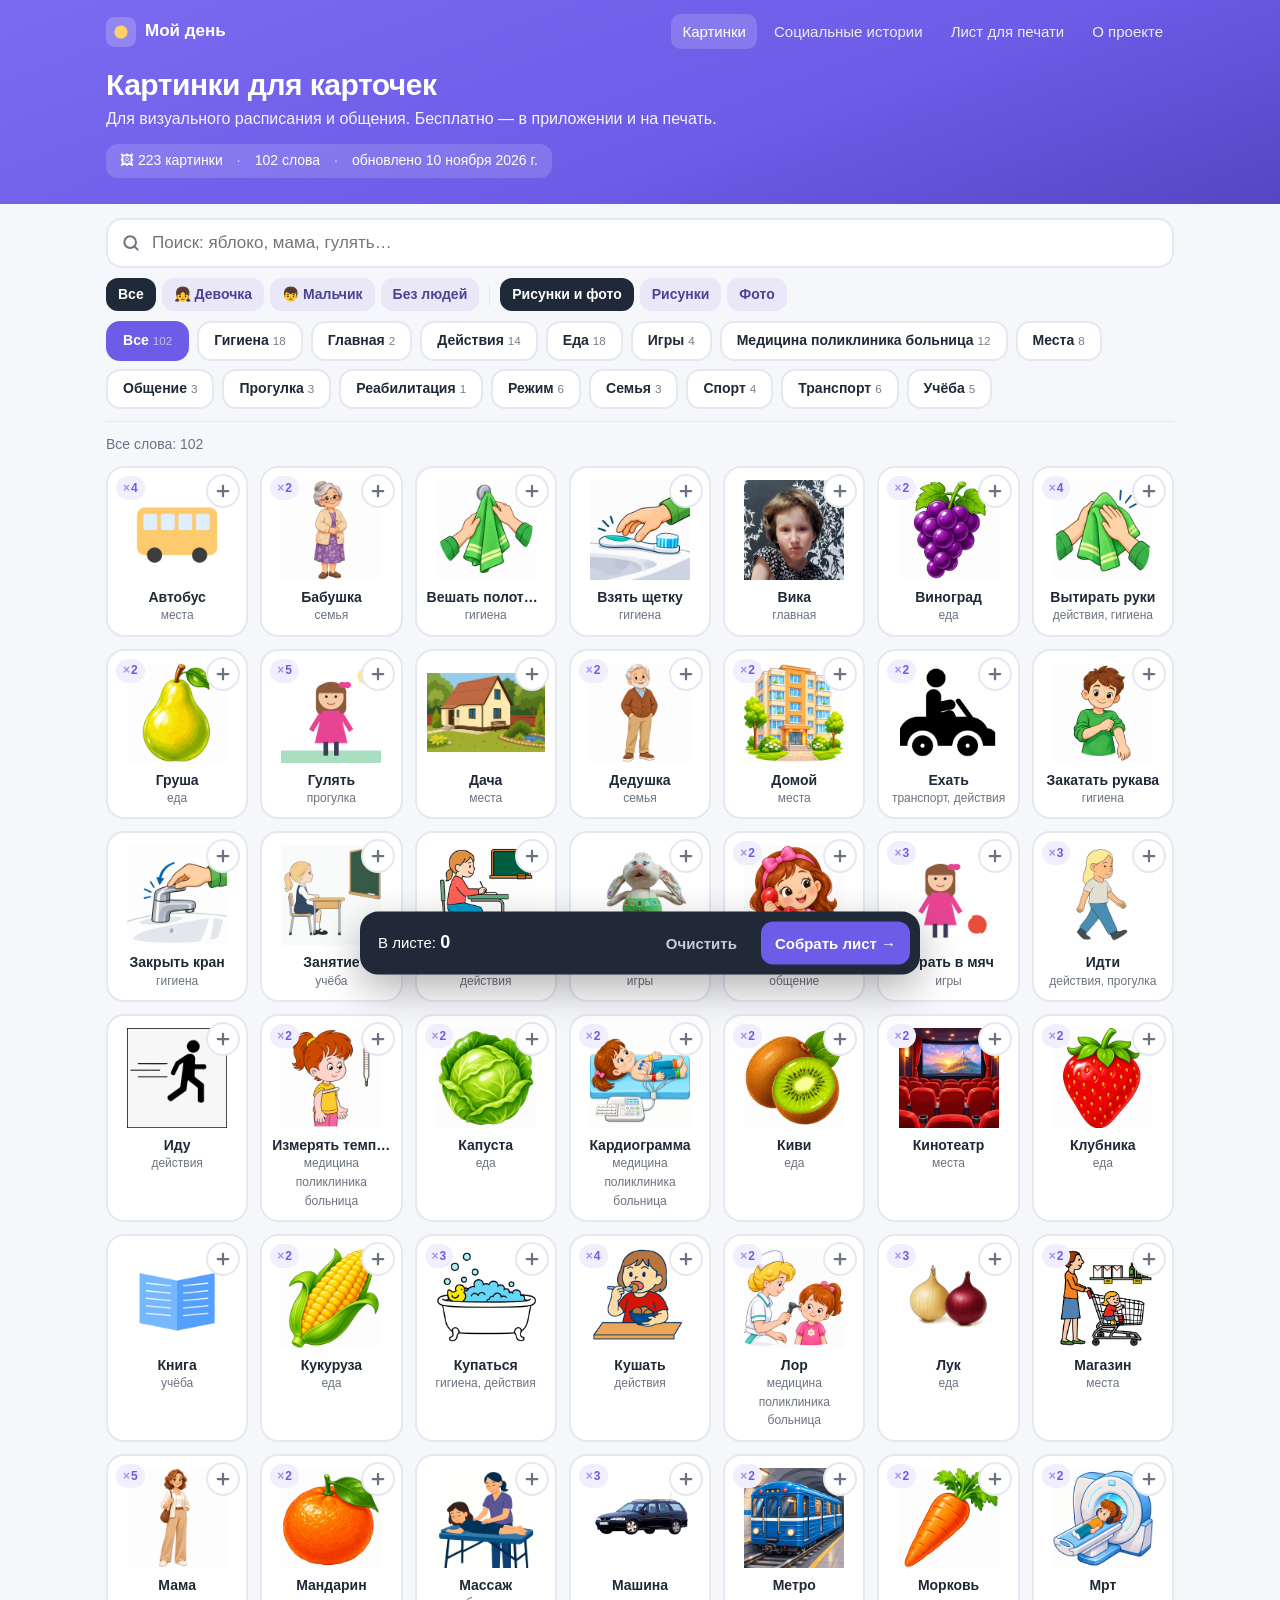
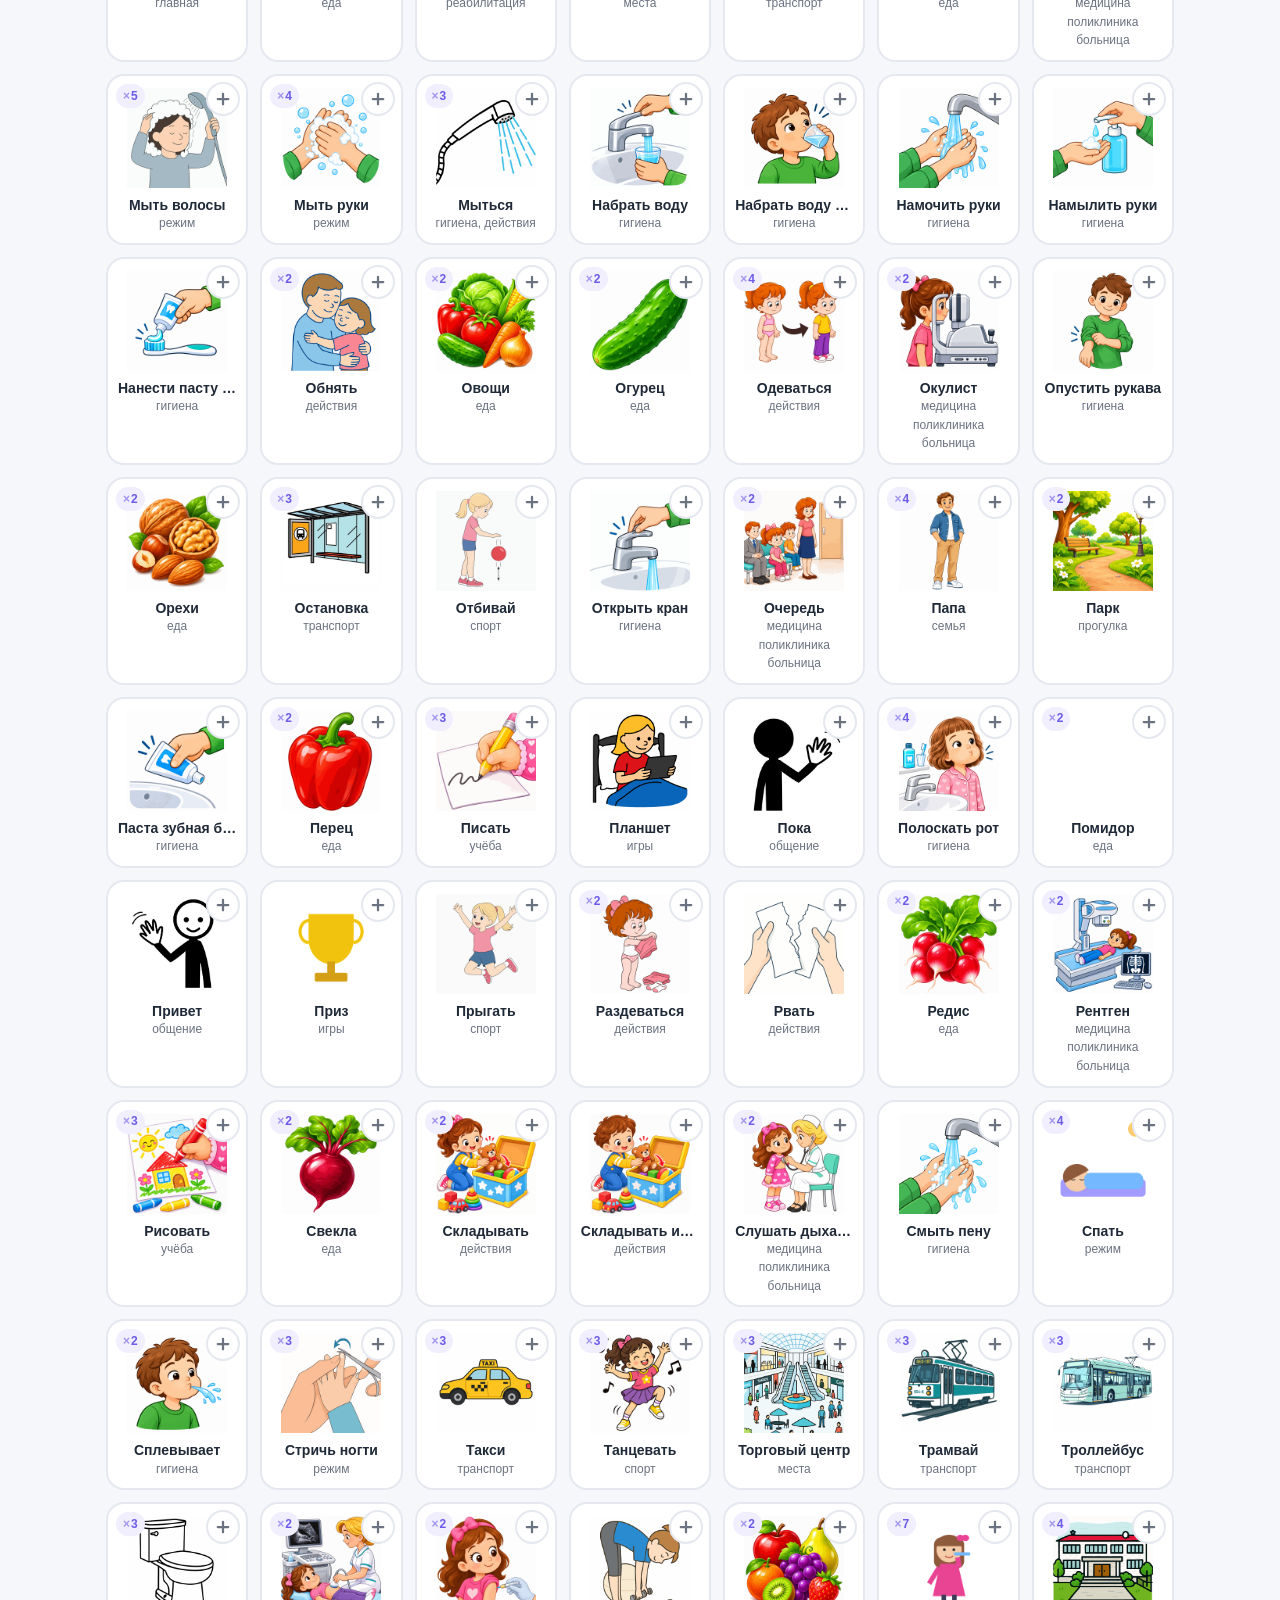
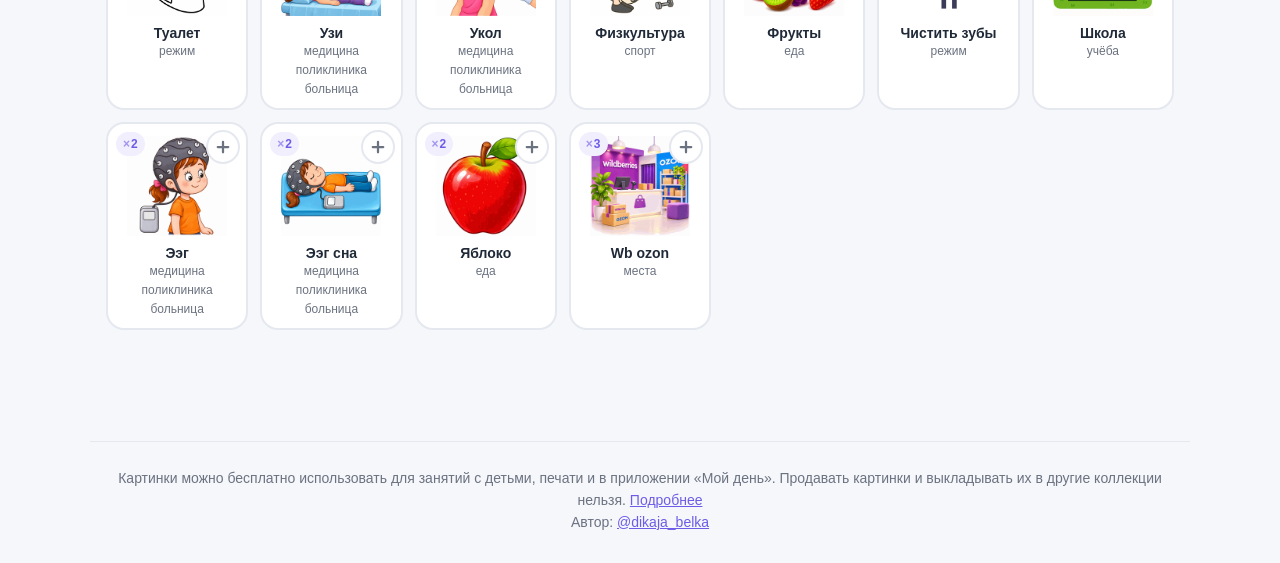
<file: index.html>
<!DOCTYPE html>
<html lang="ru">
<head>
<meta charset="utf-8">
<meta name="viewport" content="width=device-width, initial-scale=1">
<title>Картинки «Мой день» — библиотека карточек</title>
<meta name="description" content="Бесплатные картинки для визуального расписания и карточек общения. Для приложения «Мой день» и для печати.">
<meta name="theme-color" content="#6C5CE7">
<link rel="icon" href="data:image/svg+xml,%3Csvg xmlns='http://www.w3.org/2000/svg' viewBox='0 0 32 32'%3E%3Crect width='32' height='32' rx='8' fill='%236C5CE7'/%3E%3Ccircle cx='16' cy='16' r='7' fill='%23FFD166'/%3E%3C/svg%3E">
<link rel="stylesheet" href="style.css">
</head>
<body>

<header class="top"><div class="in">
  <nav class="nav">
    <a class="logo" href="index.html">
      <svg viewBox="0 0 32 32"><rect width="32" height="32" rx="9" fill="#fff" fill-opacity=".2"/><circle cx="16" cy="16" r="7" fill="#FFD166"/></svg>
      <span>Мой день</span>
    </a>
    <a class="l on" href="index.html">Картинки</a>
    <a class="l" href="stories.html">Социальные истории</a>
    <a class="l" href="print.html">Лист для печати</a>
    <a class="l" href="about.html">О проекте</a>
  </nav>
  <h1>Картинки для карточек</h1>
  <p>Для визуального расписания и общения. Бесплатно — в приложении и на печать.</p>
  <div class="stat" id="stat"></div>
</div></header>

<main class="wrap">
  <div class="tools">
    <div class="sbox">
      <svg viewBox="0 0 24 24" fill="none" stroke="currentColor" stroke-width="2.4" stroke-linecap="round"><circle cx="11" cy="11" r="7"/><path d="m20 20-4-4"/></svg>
      <input type="search" id="q" placeholder="Поиск: яблоко, мама, гулять…" autocomplete="off" enterkeyhint="search" aria-label="Поиск картинок">
    </div>
    <div class="filt" id="filt" aria-label="Фильтры картинок"></div>
    <div class="cats" id="cats" role="tablist"></div>
  </div>

  <div class="count" id="count">Загрузка…</div>
  <div class="grid" id="grid"></div>
  <div class="more" id="more"></div>
  <div class="empty" id="empty" hidden></div>
</main>

<div class="bar" id="bar">
  <span class="n">В листе: <b id="bn">0</b></span>
  <button class="x" id="bclear">Очистить</button>
  <a class="go" href="print.html">Собрать лист →</a>
</div>

<dialog id="dlg"><div class="dlg">
  <img id="dimg" alt="">
  <h3 id="dtitle"></h3>
  <div class="sub" id="dsub"></div>
  <div class="tags" id="dtags"></div>
  <div class="vars" id="dvars" aria-label="Варианты изображения"></div>
  <a class="btn" id="ddl" download>Скачать картинку</a>
  <button class="btn ghost" id="dpick">Добавить в лист для печати</button>
  <button class="btn ghost" id="dpng">Скачать как PNG</button>
  <p class="muted" id="dnote" hidden></p>
  <button class="btn ghost" id="dx">Закрыть</button>
</div></dialog>

<footer>
  Картинки можно бесплатно использовать для занятий с детьми, печати и в приложении «Мой день».
  Продавать картинки и выкладывать их в другие коллекции нельзя. <a href="about.html#rules">Подробнее</a><br>
  Автор: <a href="https://t.me/dikaja_belka">@dikaja_belka</a>
</footer>

<script src="catalog.js"></script>
<script src="app.js"></script>
</body>
</html>
</file>
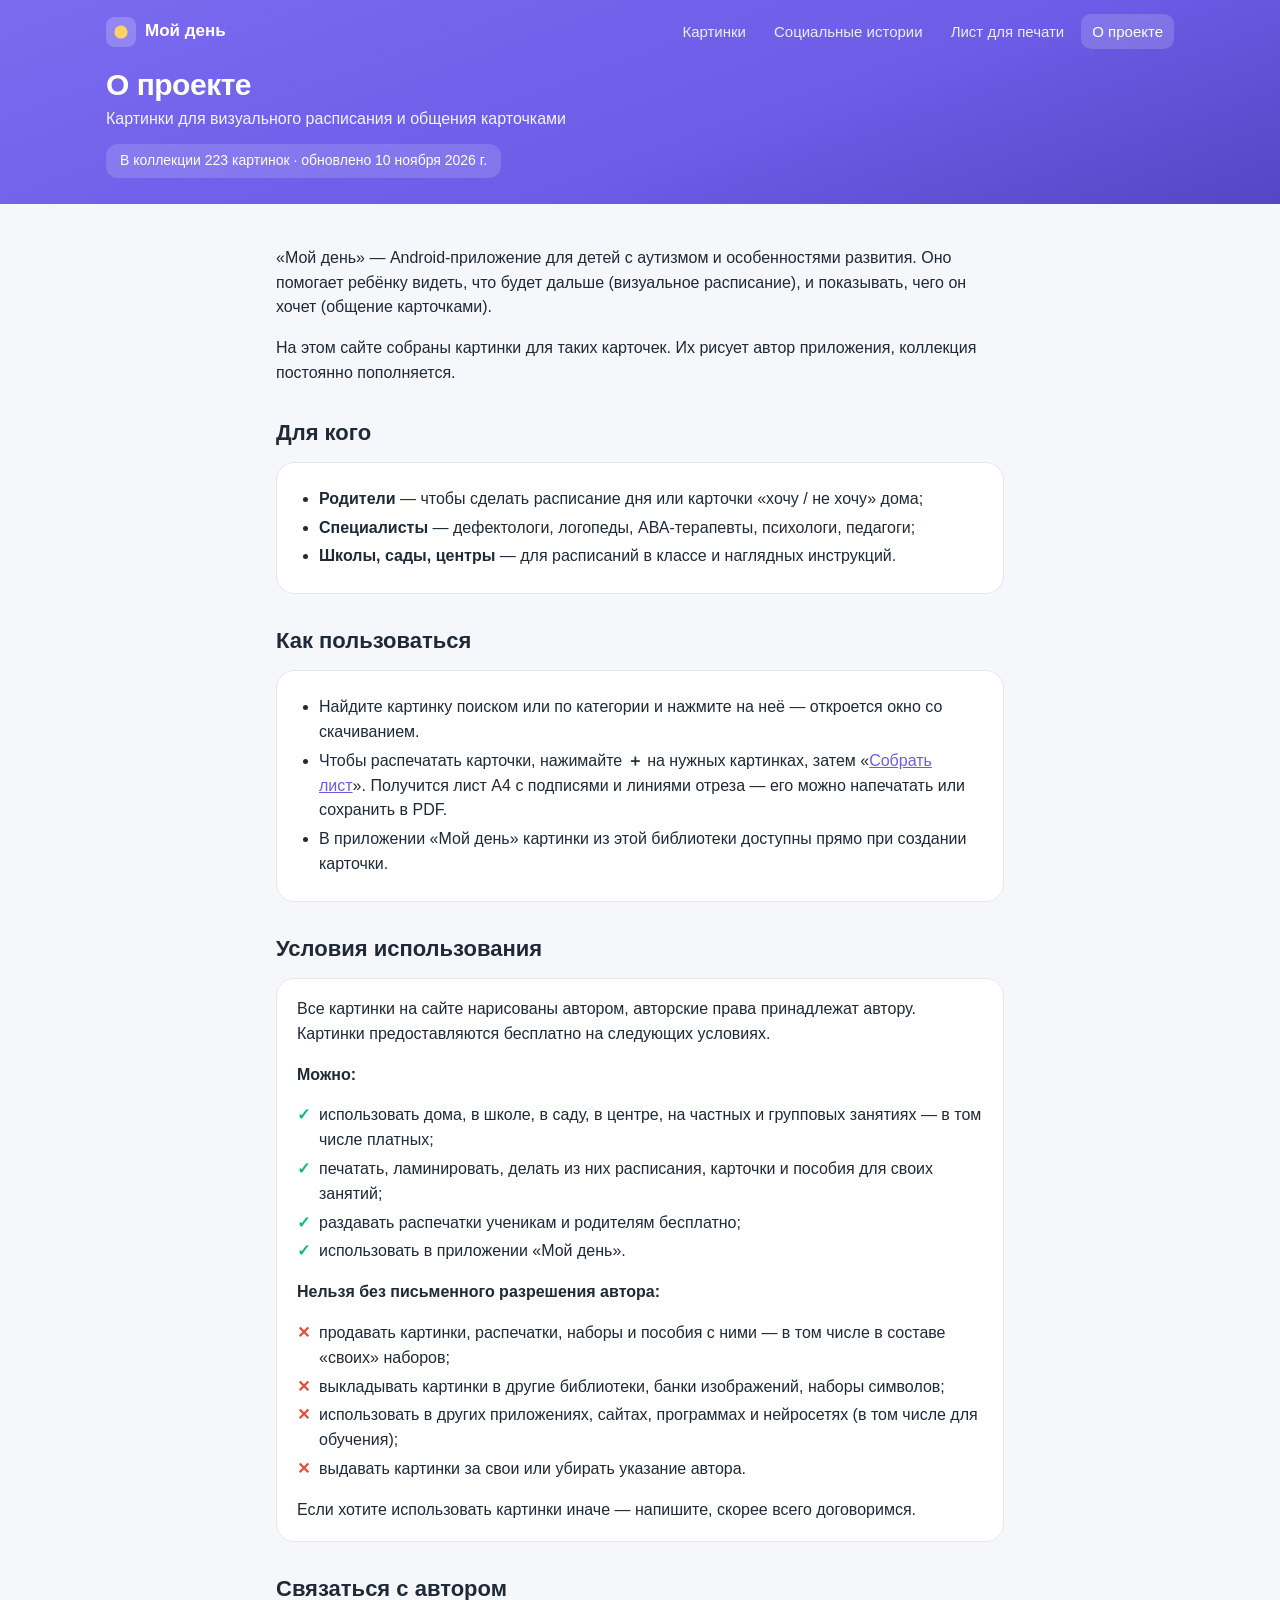
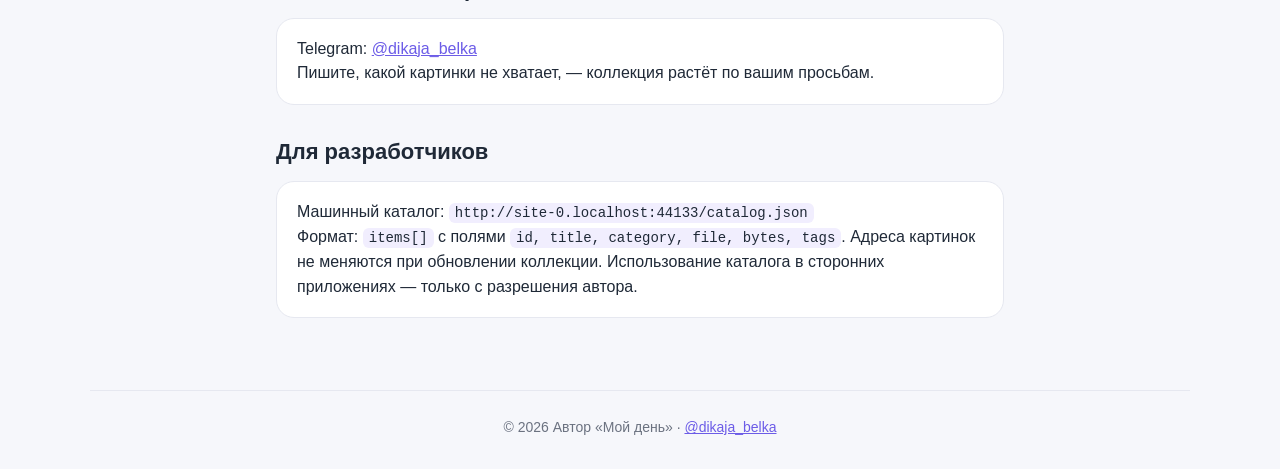
<file: about.html>
<!DOCTYPE html>
<html lang="ru">
<head>
<meta charset="utf-8">
<meta name="viewport" content="width=device-width, initial-scale=1">
<title>О проекте — Картинки «Мой день»</title>
<meta name="theme-color" content="#6C5CE7">
<link rel="icon" href="data:image/svg+xml,%3Csvg xmlns='http://www.w3.org/2000/svg' viewBox='0 0 32 32'%3E%3Crect width='32' height='32' rx='8' fill='%236C5CE7'/%3E%3Ccircle cx='16' cy='16' r='7' fill='%23FFD166'/%3E%3C/svg%3E">
<link rel="stylesheet" href="style.css">
</head>
<body>

<header class="top"><div class="in">
  <nav class="nav">
    <a class="logo" href="index.html">
      <svg viewBox="0 0 32 32"><rect width="32" height="32" rx="9" fill="#fff" fill-opacity=".2"/><circle cx="16" cy="16" r="7" fill="#FFD166"/></svg>
      <span>Мой день</span>
    </a>
    <a class="l" href="index.html">Картинки</a>
    <a class="l" href="stories.html">Социальные истории</a>
    <a class="l" href="print.html">Лист для печати</a>
    <a class="l on" href="about.html">О проекте</a>
  </nav>
  <h1>О проекте</h1>
  <p>Картинки для визуального расписания и общения карточками</p>
  <div class="stat" id="stat"></div>
</div></header>

<main class="page">
  <p>«Мой день» — Android-приложение для детей с аутизмом и особенностями развития.
    Оно помогает ребёнку видеть, что будет дальше (визуальное расписание),
    и показывать, чего он хочет (общение карточками).</p>
  <p>На этом сайте собраны картинки для таких карточек. Их рисует автор приложения,
    коллекция постоянно пополняется.</p>

  <h2>Для кого</h2>
  <div class="box"><ul>
    <li><b>Родители</b> — чтобы сделать расписание дня или карточки «хочу / не хочу» дома;</li>
    <li><b>Специалисты</b> — дефектологи, логопеды, АВА-терапевты, психологи, педагоги;</li>
    <li><b>Школы, сады, центры</b> — для расписаний в классе и наглядных инструкций.</li>
  </ul></div>

  <h2>Как пользоваться</h2>
  <div class="box"><ul>
    <li>Найдите картинку поиском или по категории и нажмите на неё — откроется окно со скачиванием.</li>
    <li>Чтобы распечатать карточки, нажимайте <b>＋</b> на нужных картинках, затем
      «<a href="print.html">Собрать лист</a>». Получится лист A4 с подписями и линиями отреза —
      его можно напечатать или сохранить в PDF.</li>
    <li>В приложении «Мой день» картинки из этой библиотеки доступны прямо при создании карточки.</li>
  </ul></div>

  <h2 id="rules">Условия использования</h2>
  <div class="box">
    <p style="margin-top:0">Все картинки на сайте нарисованы автором, авторские права принадлежат автору.
      Картинки предоставляются бесплатно на следующих условиях.</p>
    <p><b>Можно:</b></p>
    <ul class="yes">
      <li>использовать дома, в школе, в саду, в центре, на частных и групповых занятиях — в том числе платных;</li>
      <li>печатать, ламинировать, делать из них расписания, карточки и пособия для своих занятий;</li>
      <li>раздавать распечатки ученикам и родителям бесплатно;</li>
      <li>использовать в приложении «Мой день».</li>
    </ul>
    <p><b>Нельзя без письменного разрешения автора:</b></p>
    <ul class="no">
      <li>продавать картинки, распечатки, наборы и пособия с ними — в том числе в составе «своих» наборов;</li>
      <li>выкладывать картинки в другие библиотеки, банки изображений, наборы символов;</li>
      <li>использовать в других приложениях, сайтах, программах и нейросетях (в том числе для обучения);</li>
      <li>выдавать картинки за свои или убирать указание автора.</li>
    </ul>
    <p style="margin-bottom:0">Если хотите использовать картинки иначе — напишите, скорее всего договоримся.</p>
  </div>

  <h2>Связаться с автором</h2>
  <div class="box">
    Telegram: <a href="https://t.me/dikaja_belka">@dikaja_belka</a><br>
    Пишите, какой картинки не хватает, — коллекция растёт по вашим просьбам.
  </div>

  <h2>Для разработчиков</h2>
  <div class="box">
    Машинный каталог: <code id="curl">catalog.json</code><br>
    Формат: <code>items[]</code> с полями <code>id, title, category, file, bytes, tags</code>.
    Адреса картинок не меняются при обновлении коллекции.
    Использование каталога в сторонних приложениях — только с разрешения автора.
  </div>
</main>

<footer>© <span id="y">2026</span> Автор «Мой день» · <a href="https://t.me/dikaja_belka">@dikaja_belka</a></footer>

<script src="catalog.js"></script>
<script>
  document.getElementById("y").textContent = new Date().getFullYear();
  if (location.protocol.startsWith("http"))
    document.getElementById("curl").textContent = new URL("catalog.json", location.href).href;
  const d = window.CATALOG;
  if (d){
    const upd = d.updated ? new Date(d.updated + "T00:00:00").toLocaleDateString("ru-RU",
      {day:"numeric", month:"long", year:"numeric"}) : "";
    document.getElementById("stat").textContent =
      `В коллекции ${d.count} картинок` + (upd ? ` · обновлено ${upd}` : "");
  }
</script>
</body>
</html>
</file>
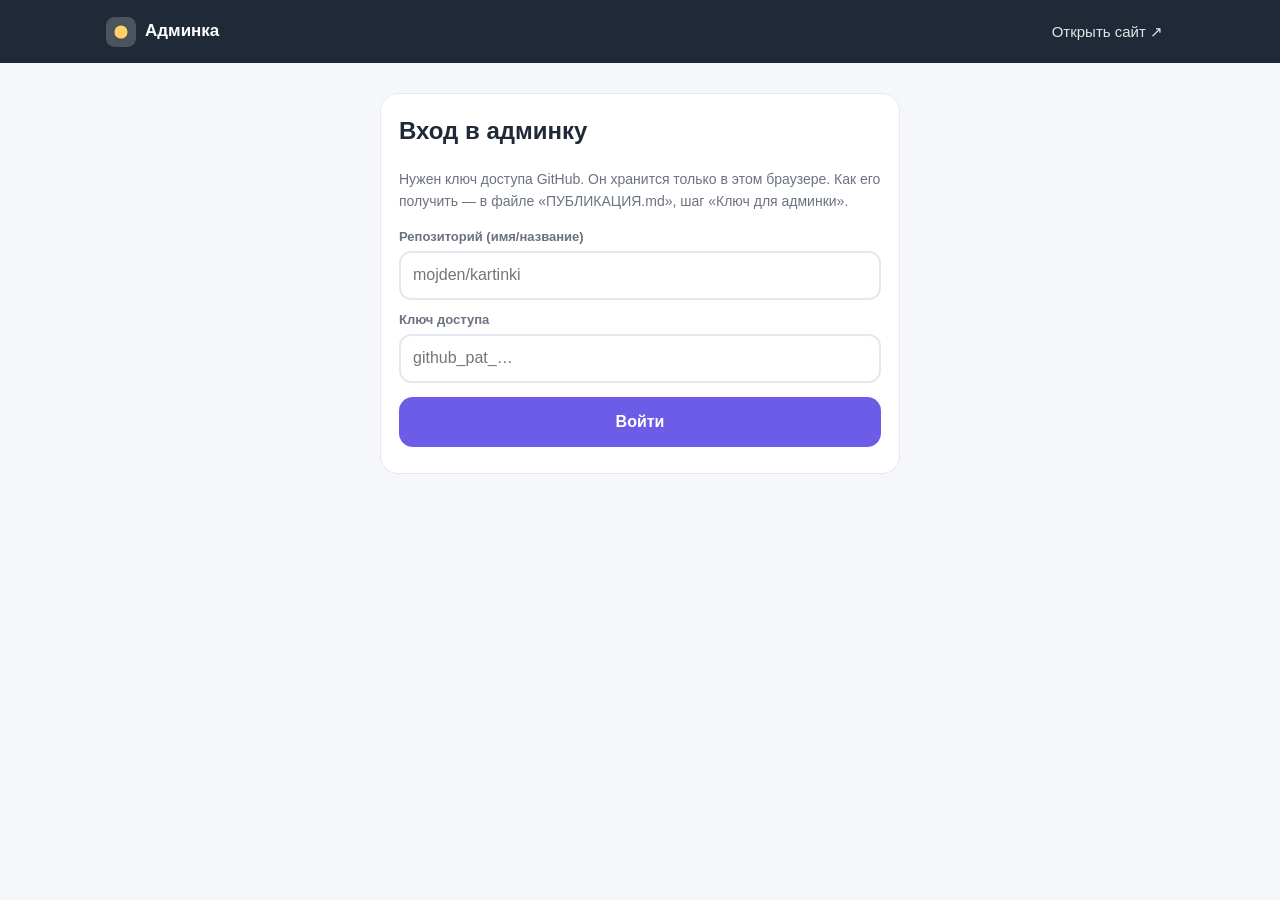
<file: admin.html>
<!DOCTYPE html>
<html lang="ru">
<head>
<meta charset="utf-8">
<meta name="viewport" content="width=device-width, initial-scale=1">
<meta name="robots" content="noindex, nofollow">
<title>Админка — Картинки «Мой день»</title>
<meta name="theme-color" content="#1F2937">
<link rel="icon" href="data:image/svg+xml,%3Csvg xmlns='http://www.w3.org/2000/svg' viewBox='0 0 32 32'%3E%3Crect width='32' height='32' rx='8' fill='%231F2937'/%3E%3Ccircle cx='16' cy='16' r='7' fill='%23FFD166'/%3E%3C/svg%3E">
<link rel="stylesheet" href="style.css">
<style>
  .top{background:#1F2937}
  .top .in{padding-bottom:14px}
  .nav{margin-bottom:0}
  .tabs{display:flex;gap:6px;overflow-x:auto;scrollbar-width:none;padding:14px 0 4px;position:sticky;top:0;
    background:var(--bg);z-index:6}
  .tab{flex:none;padding:9px 16px;border-radius:12px;border:2px solid var(--line);background:#fff;font-weight:700;
    cursor:pointer;font-size:15px}
  .tab.on{background:var(--purple);border-color:var(--purple);color:#fff}
  .tab b{background:#E74C3C;color:#fff;border-radius:9px;padding:0 6px;font-size:12px;margin-left:4px}
  section{display:none;padding-top:10px}
  section.on{display:block}
  .panel{background:#fff;border:1px solid var(--line);border-radius:18px;padding:18px;margin:12px 0}
  .muted{color:var(--soft);font-size:14px}
  input[type=text],input[type=password],select{font:inherit;padding:10px 12px;border:2px solid var(--line);
    border-radius:12px;background:#fff;color:var(--text);width:100%;outline:none}
  input:focus,select:focus{border-color:var(--purple)}
  label.f{display:block;font-size:13px;font-weight:600;color:var(--soft);margin:10px 0 4px}

  .drop{border:3px dashed #C9C4F5;border-radius:20px;padding:34px 16px;text-align:center;cursor:pointer;
    background:#FBFAFF;transition:.15s}
  .drop.over{border-color:var(--purple);background:var(--lav)}
  .drop b{display:block;font-size:18px;margin-bottom:4px}

  .q{display:grid;grid-template-columns:96px 1fr 32px;gap:12px;background:#fff;border:2px solid var(--line);
    border-radius:16px;padding:12px;margin:10px 0;align-items:start}
  .q.bad{border-color:#F5B7B1}
  .q.ok{border-color:#A3E4D7}
  .q > img{width:96px;height:96px;object-fit:contain;background:repeating-conic-gradient(#F3F4F8 0 25%,#fff 0 50%) 0 0/14px 14px;border-radius:12px}
  .q .rm{border:0;background:var(--bg);border-radius:50%;width:32px;height:32px;cursor:pointer;color:var(--soft)}
  .segs{display:flex;flex-wrap:wrap;gap:6px;margin-top:8px}
  .sg{padding:6px 11px;border-radius:10px;border:2px solid var(--line);background:#fff;cursor:pointer;
    font-size:14px;font-weight:600}
  .sg.on{background:#1F2937;border-color:#1F2937;color:#fff}
  .st{font-size:14px;margin-top:8px;line-height:1.4}
  .st.warn{color:#B9770E}.st.err{color:#C0392B}.st.good{color:#0E9F6E}
  .conf{display:flex;gap:6px;flex-wrap:wrap;margin-top:6px}
  .newword{background:#FFF8E6;border-radius:12px;padding:10px;margin-top:8px}
  .newword .row2{display:grid;grid-template-columns:1fr 1fr;gap:8px}
  @media (max-width:520px){
    .q{grid-template-columns:64px 1fr 28px;gap:8px;padding:10px}
    .q > img{width:64px;height:64px}
    .newword .row2{grid-template-columns:1fr}
  }
  .sticky-go{position:sticky;bottom:10px;z-index:5}

  .status{border-radius:16px;padding:14px 16px;margin:12px 0;font-weight:600;display:flex;gap:10px;align-items:center}
  .status.run{background:#EEF2FF;color:#4338CA}
  .status.ok{background:#ECFDF5;color:#047857}
  .status.err{background:#FEF2F2;color:#B91C1C}
  .spin{width:18px;height:18px;border:3px solid currentColor;border-right-color:transparent;border-radius:50%;
    animation:sp 1s linear infinite;flex:none}
  @keyframes sp{to{transform:rotate(360deg)}}

  .lib-cat{margin:22px 0 8px;font-size:18px}
  .w{background:#fff;border:1px solid var(--line);border-radius:14px;padding:10px 12px;margin:8px 0}
  .w .h{display:flex;justify-content:space-between;gap:8px;align-items:baseline;flex-wrap:wrap}
  .w .h b{font-size:16px}
  .thumbs{display:flex;gap:8px;flex-wrap:wrap;margin-top:8px}
  .th{width:78px;text-align:center;font-size:11px;color:var(--soft);cursor:pointer;border:2px solid var(--line);
    border-radius:12px;padding:4px;background:#fff;position:relative}
  .th img{width:100%;height:52px;object-fit:contain;display:block}
  .th:hover{border-color:var(--purple)}
  .miss{width:78px;min-height:78px;border:2px dashed #F5B7B1;border-radius:12px;display:flex;flex-direction:column;
    align-items:center;justify-content:center;font-size:11px;color:#C0392B;cursor:pointer;background:#FFFAFA;gap:2px}
  .miss:hover{background:#FDEDEC}
  .miss i{font-style:normal;font-size:20px;line-height:1}
  .more-add{border-color:var(--line);color:var(--soft);background:#fff}
  .more-add:hover{background:var(--lav);color:var(--purple)}
  .prog{height:10px;background:var(--line);border-radius:6px;overflow:hidden;margin:6px 0 2px}
  .prog div{height:100%;background:var(--purple)}

  table.dict{width:100%;border-collapse:collapse;background:#fff;border-radius:14px;overflow:hidden;font-size:14px}
  table.dict th{font-size:12px;color:var(--soft);text-align:left;padding:8px;background:#FAFAFC}
  table.dict td{padding:4px;border-top:1px solid var(--line);vertical-align:top}
  table.dict input,table.dict select{padding:6px 8px;border-radius:8px;border-width:1px;font-size:14px}
  table.dict tr.chg td{background:#FFFBEA}
  table.dict tr.nw td{background:#F0FDF4}
  @media (max-width:640px){
    table.dict thead{display:none}
    table.dict tr{display:grid;grid-template-columns:1fr 1fr;gap:4px;padding:8px;border-top:1px solid var(--line)}
    table.dict td{border:0;padding:0}
    table.dict td.tg{grid-column:1/-1}
  }
  .rep li{margin:3px 0}
  .menu{position:fixed;inset:0;background:rgba(31,41,55,.5);display:flex;align-items:flex-end;justify-content:center;z-index:50}
  .menu > div{background:#fff;border-radius:22px 22px 0 0;padding:18px;width:100%;max-width:460px}
  @media (min-width:600px){.menu{align-items:center}.menu > div{border-radius:22px}}
  .menu img{width:140px;height:140px;object-fit:contain;display:block;margin:0 auto 8px}
  .menu h3{margin:0 0 10px;text-align:center}
  .edbox{position:relative;max-height:92vh;overflow:auto;max-width:560px !important}
  .edbox .dx{position:absolute;right:12px;top:12px;width:36px;height:36px;border-radius:50%;border:0;background:var(--bg);cursor:pointer}
  .chips{display:flex;flex-wrap:wrap;gap:6px;align-items:center;border:2px solid var(--line);border-radius:12px;padding:6px;background:#fff}
  .chip{display:inline-flex;align-items:center;gap:2px;background:var(--lav);color:#4B4396;border-radius:10px;padding:4px 4px 4px 10px;font-weight:600;font-size:14px}
  .chip.t{background:#EEF7F2;color:#146C43}
  .chip button{border:0;background:transparent;color:inherit;font-size:17px;line-height:1;cursor:pointer;width:24px;height:24px;border-radius:50%}
  .chip button:hover{background:rgba(0,0,0,.08)}
  .chipsel{width:auto !important;border:0 !important;padding:5px 6px !important;font-size:14px;color:var(--purple);font-weight:600;background:transparent !important}
  .chipin{flex:1 1 140px;width:auto !important;border:0 !important;padding:5px 6px !important;font-size:14px}
  .edimgs{display:grid;gap:8px}
  .edi{display:grid;grid-template-columns:72px 1fr;gap:10px;align-items:center;border:2px solid var(--line);border-radius:14px;padding:8px}
  .edi.foc{border-color:var(--purple)}
  .edi.del{opacity:.55;background:#FFF5F5}
  .edi img{width:72px;height:72px;object-fit:contain;margin:0;background:repeating-conic-gradient(#F3F4F8 0 25%,#fff 0 50%) 0 0/12px 12px;border-radius:10px}
  .edi .sg{padding:4px 8px;font-size:13px}
  .edact{display:flex;gap:12px;margin-top:6px;font-size:13px;flex-wrap:wrap}
  .edact button,.edact a{border:0;background:none;color:var(--purple);cursor:pointer;padding:0;font:inherit;font-weight:600;text-decoration:none}
  .edact .red{color:#C0392B}
  .w .edit{border:0;background:var(--lav);color:var(--purple);border-radius:10px;padding:5px 10px;font-weight:700;cursor:pointer;font-size:13px}
  .w .meta{display:flex;gap:10px;flex-wrap:wrap;font-size:13px;margin-top:2px}
  .w .cc{color:#4B4396;font-weight:600}
</style>
</head>
<body>

<header class="top"><div class="in">
  <nav class="nav">
    <a class="logo" href="index.html">
      <svg viewBox="0 0 32 32"><rect width="32" height="32" rx="9" fill="#fff" fill-opacity=".2"/><circle cx="16" cy="16" r="7" fill="#FFD166"/></svg>
      <span>Админка</span>
    </a>
    <a class="l" href="index.html" target="_blank">Открыть сайт ↗</a>
    <a class="l" href="#" id="logout" hidden>Выйти</a>
  </nav>
</div></header>

<main class="wrap">

  <!-- вход -->
  <div id="login" hidden>
    <div class="panel" style="max-width:520px;margin:30px auto">
      <h2 style="margin-top:0">Вход в админку</h2>
      <p class="muted">Нужен ключ доступа GitHub. Он хранится только в этом браузере.
        Как его получить — в файле «ПУБЛИКАЦИЯ.md», шаг «Ключ для админки».</p>
      <label class="f">Репозиторий (имя/название)</label>
      <input type="text" id="lrepo" placeholder="mojden/kartinki" autocomplete="off">
      <label class="f">Ключ доступа</label>
      <input type="password" id="ltoken" placeholder="github_pat_…" autocomplete="off">
      <p class="st err" id="lerr"></p>
      <button class="btn" id="lgo">Войти</button>
    </div>
  </div>

  <div id="app" hidden>
    <div class="tabs" id="tabs">
      <button class="tab on" data-t="add">Добавить</button>
      <button class="tab" data-t="lib">Картинки и план</button>
      <button class="tab" data-t="dict">Словарь</button>
      <button class="tab" data-t="rep">Сборка</button>
      <button class="tab" data-t="stories">Социальные истории</button>
    </div>

    <div id="gstatus"></div>

    <!-- ДОБАВИТЬ -->
    <section id="s-add" class="on">
      <div class="drop" id="drop">
        <b>Перетащите картинки сюда</b>
        <span class="muted">или нажмите, чтобы выбрать. PNG, JPG, WEBP, SVG — сразу много.</span>
        <input type="file" id="file" accept="image/png,image/jpeg,image/webp,image/gif,image/svg+xml,.svg" multiple hidden>
      </div>
      <p class="muted">Если файл назван словом из словаря («чистить зубы девочка.png») — всё заполнится само.
        Иначе впишите слово и выберите, кто на картинке.</p>
      <div id="queue"></div>
      <div class="sticky-go" id="gowrap" hidden>
        <button class="btn" id="go">Загрузить</button>
      </div>
    </section>

    <!-- БИБЛИОТЕКА -->
    <section id="s-lib">
      <div class="panel">
        <div id="libsum"></div>
        <div class="prog"><div id="libprog" style="width:0"></div></div>
        <input type="text" id="libq" placeholder="Найти слово…" style="margin-top:10px">
        <div class="segs" id="libf"></div>
      </div>
      <div id="lib"></div>
    </section>

    <!-- СЛОВАРЬ -->
    <section id="s-dict">
      <div class="panel">
        <p class="muted" style="margin-top:0">Здесь удобно быстро вписать синонимы многим словам подряд.
          Категории, название и картинки — кнопка ✎ (или вкладка «Картинки и план» → «Изменить»).</p>
        <div style="display:flex;gap:8px;flex-wrap:wrap">
          <input type="text" id="dq" placeholder="Найти…" style="flex:1 1 200px">
          <button class="btn ghost" id="dadd" style="width:auto;margin:0">+ Новое слово</button>
        </div>
      </div>
      <table class="dict"><thead><tr><th>Категории</th><th>Слово</th><th>Нужны</th><th>Синонимы</th></tr></thead>
        <tbody id="dbody"></tbody></table>
      <div class="sticky-go" id="dsavewrap" hidden style="margin-top:12px">
        <button class="btn" id="dsave">Сохранить синонимы</button>
      </div>
    </section>

    <!-- СОЦИАЛЬНЫЕ ИСТОРИИ -->
    <section id="s-stories">
      <div class="panel">
        <h2 style="margin-top:0">Социальные истории</h2>
        <p class="muted">Одна история — один готовый рисунок с несколькими шагами. Исходный размер сохраняется для качественной печати.</p>
        <label class="f" for="story-title">Название истории</label>
        <input id="story-title" type="text" placeholder="Например, Чистить зубы">
        <label class="f" for="story-tags">Теги для поиска (через запятую)</label>
        <input id="story-tags" type="text" placeholder="зубы, щётка, гигиена">
        <label class="f" for="story-image">Готовая картинка (PNG, JPG, WEBP)</label>
        <input id="story-image" type="file" accept="image/png,image/jpeg,image/webp" style="display:block;margin:10px 0 16px;max-width:100%">
        <button id="story-add" class="btn">Загрузить историю</button>
        <p id="story-status" class="muted" role="status" aria-live="polite"></p>
      </div>
      <div class="panel">
        <h3 style="margin-top:0">Добавленные истории</h3>
        <input id="story-search" type="search" placeholder="Поиск по историям" style="margin-bottom:12px">
        <div id="story-items"></div>
      </div>
    </section>

    <!-- СБОРКА -->
    <section id="s-rep">
      <div class="panel" id="rep"></div>
      <button class="btn ghost" id="rebuild">Пересобрать и опубликовать заново</button>
      <p class="muted">Обычно не нужно — сайт пересобирается сам после каждой загрузки. Подробности сборок:
        <a id="actlink" target="_blank">страница Actions на GitHub</a>.</p>
    </section>
  </div>
</main>

<script src="admin.js"></script>
<script src="stories-admin.js"></script>
</body>
</html>
</file>
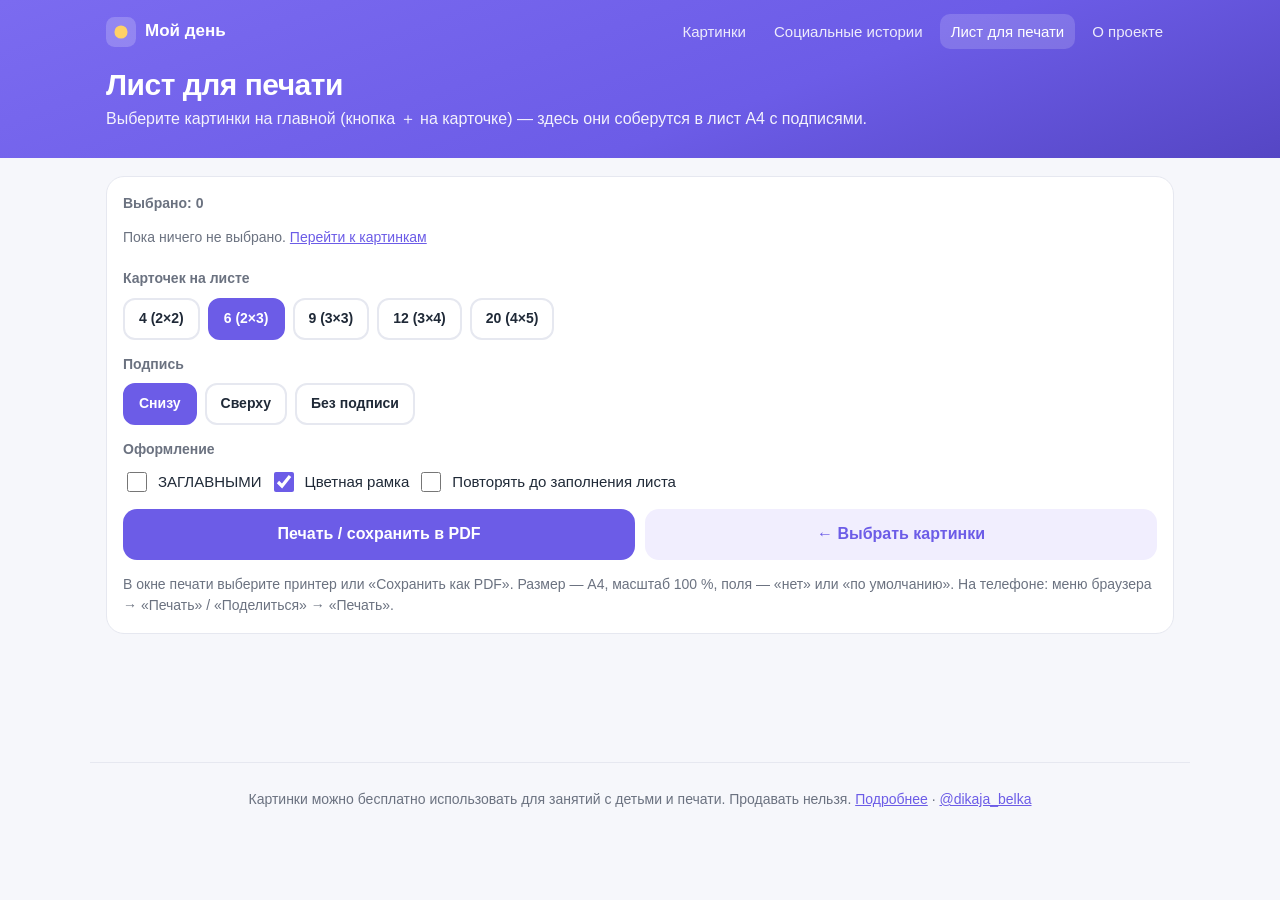
<file: print.html>
<!DOCTYPE html>
<html lang="ru">
<head>
<meta charset="utf-8">
<meta name="viewport" content="width=device-width, initial-scale=1">
<title>Лист для печати — Картинки «Мой день»</title>
<meta name="theme-color" content="#6C5CE7">
<link rel="icon" href="data:image/svg+xml,%3Csvg xmlns='http://www.w3.org/2000/svg' viewBox='0 0 32 32'%3E%3Crect width='32' height='32' rx='8' fill='%236C5CE7'/%3E%3Ccircle cx='16' cy='16' r='7' fill='%23FFD166'/%3E%3C/svg%3E">
<link rel="stylesheet" href="style.css">
<style>
  .opts{display:grid;gap:14px;background:#fff;border:1px solid var(--line);border-radius:18px;
    padding:16px;margin:18px 0}
  .row{display:flex;flex-wrap:wrap;align-items:center;gap:8px}
  .row > b{width:100%;font-size:14px;color:var(--soft);font-weight:600}
  .seg{padding:8px 14px;border-radius:12px;border:2px solid var(--line);background:#fff;
    cursor:pointer;font-weight:600;font-size:14px}
  .seg.on{background:var(--purple);border-color:var(--purple);color:#fff}
  label.chk{display:flex;align-items:center;gap:8px;font-size:15px;cursor:pointer}
  label.chk input{width:20px;height:20px;accent-color:var(--purple)}
  .chosen{display:flex;gap:8px;overflow-x:auto;padding:4px 0 6px}
  .ch{flex:none;width:86px;background:var(--bg);border:1px solid var(--line);border-radius:12px;
    padding:6px;text-align:center;font-size:12px;position:relative}
  .ch img{width:100%;height:52px;object-fit:contain}
  .ch div{overflow:hidden;text-overflow:ellipsis;white-space:nowrap}
  .ch .ctl{display:flex;justify-content:space-between;margin-top:4px}
  .ch button{border:0;background:#fff;border-radius:8px;width:24px;height:24px;cursor:pointer;
    padding:0;font-size:14px;line-height:1}
  .ch button:hover{background:var(--lav);color:var(--purple)}
  .act{display:flex;gap:10px;flex-wrap:wrap}
  .act .btn{width:auto;flex:1 1 220px;margin:0}
  .hint{font-size:14px;color:var(--soft);margin:0}
  .info{font-size:14px;color:var(--soft);margin:4px 0 12px}

  /* ---------- лист A4 ---------- */
  .sheets{display:flex;flex-direction:column;align-items:center;gap:18px}
  .pg{zoom:var(--z,1);width:210mm;height:297mm;padding:10mm;background:#fff;
    box-shadow:0 6px 24px rgba(31,41,55,.14);display:grid;overflow:hidden;flex:none}
  .cell{border:0.4mm dashed #B8BCC8;margin:-0.2mm;display:flex;flex-direction:column;
    align-items:center;justify-content:center;padding:4mm;min-width:0;min-height:0;gap:2mm}
  .cell img{flex:1 1 0;min-height:0;height:0;width:100%;object-fit:contain;display:block}
  .cell .cap{flex:0 0 auto;align-self:stretch;font-weight:700;text-align:center;line-height:1.35;color:#111;
    overflow:visible;white-space:normal;max-width:100%;min-height:1.5em;word-break:normal;overflow-wrap:anywhere;
    padding:1mm 1mm 1.5mm}
  .cell.empty{border-color:#E5E7EE}
  .pg.frames .cell > .inner{border:1mm solid var(--frame,#6C5CE7)}
  .inner{width:100%;height:100%;display:flex;flex-direction:column;align-items:center;
    justify-content:center;border-radius:4mm;padding:3mm;gap:2mm;min-height:0;min-width:0;overflow:hidden}
  .up .cap{text-transform:uppercase}
  .cap-top .inner{flex-direction:column-reverse}

  @page{size:A4 portrait;margin:0}
  @media print{
    body{background:#fff}
    .top,.opts,footer,.info,.noprint{display:none !important}
    .wrap{padding:0;max-width:none}
    .sheets{gap:0;display:block}
    .pg{zoom:1 !important;box-shadow:none;break-after:page;page-break-after:always;margin:0}
    .pg:last-child{break-after:auto;page-break-after:auto}
    *{-webkit-print-color-adjust:exact;print-color-adjust:exact}
  }
</style>
</head>
<body>

<header class="top"><div class="in">
  <nav class="nav">
    <a class="logo" href="index.html">
      <svg viewBox="0 0 32 32"><rect width="32" height="32" rx="9" fill="#fff" fill-opacity=".2"/><circle cx="16" cy="16" r="7" fill="#FFD166"/></svg>
      <span>Мой день</span>
    </a>
    <a class="l" href="index.html">Картинки</a>
    <a class="l" href="stories.html">Социальные истории</a>
    <a class="l on" href="print.html">Лист для печати</a>
    <a class="l" href="about.html">О проекте</a>
  </nav>
  <h1>Лист для печати</h1>
  <p>Выберите картинки на главной (кнопка ＋ на карточке) — здесь они соберутся в лист A4 с подписями.</p>
</div></header>

<main class="wrap">
  <div class="opts" id="opts">
    <div class="row"><b>Выбрано: <span id="cnt">0</span></b>
      <div class="chosen" id="chosen" style="width:100%"></div>
    </div>
    <div class="row" id="lay"><b>Карточек на листе</b></div>
    <div class="row" id="capw"><b>Подпись</b></div>
    <div class="row"><b>Оформление</b>
      <label class="chk"><input type="checkbox" id="up"> ЗАГЛАВНЫМИ</label>
      <label class="chk"><input type="checkbox" id="frames" checked> Цветная рамка</label>
      <label class="chk"><input type="checkbox" id="fill"> Повторять до заполнения листа</label>
    </div>
    <div class="act">
      <button class="btn" id="print">Печать / сохранить в PDF</button>
      <a class="btn ghost" href="index.html">← Выбрать картинки</a>
    </div>
    <p class="hint">В окне печати выберите принтер или «Сохранить как PDF». Размер — A4, масштаб 100 %,
      поля — «нет» или «по умолчанию». На телефоне: меню браузера → «Печать» / «Поделиться» → «Печать».</p>
  </div>

  <div class="info" id="info"></div>
  <div class="sheets" id="sheets"></div>
</main>

<footer>
  Картинки можно бесплатно использовать для занятий с детьми и печати. Продавать нельзя.
  <a href="about.html#rules">Подробнее</a> · <a href="https://t.me/dikaja_belka">@dikaja_belka</a>
</footer>

<script src="catalog.js"></script>
<script>
"use strict";
const $ = id => document.getElementById(id);
const esc = s => String(s).replace(/[&<>"']/g, c =>
  ({"&":"&amp;","<":"&lt;",">":"&gt;",'"':"&quot;","'":"&#39;"}[c]));
const KEY = "mojden.sheet", OPT = "mojden.print";

const LAYOUTS = [            // колонки × строки, размер подписи
  {n:4,  c:2, r:2, f:"26pt"},
  {n:6,  c:2, r:3, f:"22pt"},
  {n:9,  c:3, r:3, f:"17pt"},
  {n:12, c:3, r:4, f:"15pt"},
  {n:20, c:4, r:5, f:"11pt"},
];
const CAPS = [["bottom","Снизу"],["top","Сверху"],["none","Без подписи"]];

let BY_ID = {}, ids = [];
let opt = {n:6, cap:"bottom", up:false, frames:true, fill:false};
try { Object.assign(opt, JSON.parse(localStorage.getItem(OPT)) || {}); } catch (e) {}
try { ids = JSON.parse(localStorage.getItem(KEY)) || []; } catch (e) {}

// можно передать набор ссылкой: print.html#ids=еда_яблоко,люди_мама
const fromHash = new URLSearchParams(location.hash.slice(1)).get("ids");
if (fromHash) ids = fromHash.split(",").map(decodeURIComponent);

(window.CATALOG ? Promise.resolve(window.CATALOG) : fetch("catalog.json").then(r => r.json()))
  .then(d => {
    (d.items || []).forEach(i => BY_ID[i.id] = i);
    ids = ids.filter(id => BY_ID[id]);
    controls(); draw();
  })
  .catch(() => { $("info").textContent = "Не удалось загрузить каталог."; });

function store(){
  try { localStorage.setItem(KEY, JSON.stringify(ids)); localStorage.setItem(OPT, JSON.stringify(opt)); } catch (e) {}
}

function seg(box, items, get, set){
  box.querySelectorAll(".seg").forEach(b => b.remove());
  items.forEach(([v, label]) => {
    const b = document.createElement("button");
    b.className = "seg" + (get() === v ? " on" : "");
    b.textContent = label;
    b.onclick = () => { set(v); controls(); draw(); };
    box.appendChild(b);
  });
}

function controls(){
  seg($("lay"), LAYOUTS.map(l => [l.n, `${l.n} (${l.c}×${l.r})`]), () => opt.n, v => opt.n = v);
  seg($("capw"), CAPS, () => opt.cap, v => opt.cap = v);
  $("up").checked = opt.up; $("frames").checked = opt.frames; $("fill").checked = opt.fill;
  $("cnt").textContent = ids.length;
  const box = $("chosen");
  box.innerHTML = ids.length ? "" :
    '<span class="hint">Пока ничего не выбрано. <a href="index.html">Перейти к картинкам</a></span>';
  ids.forEach((id, k) => {
    const i = BY_ID[id], el = document.createElement("div");
    el.className = "ch";
    el.innerHTML = `<img src="${esc(i.file)}" alt=""><div>${esc(i.title)}</div>
      <div class="ctl"><button title="Левее" data-a="l">‹</button>
      <button title="Убрать" data-a="x">✕</button><button title="Правее" data-a="r">›</button></div>`;
    el.onclick = e => {
      const a = e.target.dataset && e.target.dataset.a;
      if (!a) return;
      if (a === "x") ids.splice(k, 1);
      if (a === "l" && k > 0) [ids[k-1], ids[k]] = [ids[k], ids[k-1]];
      if (a === "r" && k < ids.length - 1) [ids[k+1], ids[k]] = [ids[k], ids[k+1]];
      controls(); draw();
    };
    box.appendChild(el);
  });
  store();
}
["up","frames","fill"].forEach(k => $(k).onchange = e => { opt[k] = e.target.checked; store(); draw(); });

const COLORS = ["#6C5CE7","#E17055","#00B894","#0984E3","#FDCB6E","#E84393","#00CEC9","#A29BFE"];

function draw(){
  const L = LAYOUTS.find(l => l.n === opt.n) || LAYOUTS[1];
  const box = $("sheets");
  box.innerHTML = "";
  $("print").disabled = !ids.length;
  if (!ids.length){ $("info").textContent = ""; return; }

  let seq = ids.slice();
  if (opt.fill && seq.length % L.n){
    const need = Math.ceil(seq.length / L.n) * L.n;
    for (let k = 0; seq.length < need; k++) seq.push(ids[k % ids.length]);
  }
  const pages = Math.ceil(seq.length / L.n);
  $("info").textContent = `Листов A4: ${pages}. Пунктир — линия отреза.`;

  for (let p = 0; p < pages; p++){
    const pg = document.createElement("div");
    pg.className = "pg" + (opt.frames ? " frames" : "") + (opt.up ? " up" : "") +
      (opt.cap === "top" ? " cap-top" : "");
    pg.style.gridTemplateColumns = `repeat(${L.c}, 1fr)`;
    pg.style.gridTemplateRows = `repeat(${L.r}, 1fr)`;
    for (let k = 0; k < L.n; k++){
      const id = seq[p * L.n + k], cell = document.createElement("div");
      cell.className = "cell" + (id ? "" : " empty");
      if (id){
        const i = BY_ID[id];
        const color = COLORS[Math.max(0, ids.indexOf(id)) % COLORS.length];
        cell.innerHTML = `<div class="inner" style="--frame:${color}">
          <img src="${esc(i.file)}" alt="">
          ${opt.cap === "none" ? "" : `<div class="cap" style="font-size:${L.f}">${esc(i.title)}</div>`}
        </div>`;
      }
      pg.appendChild(cell);
    }
    box.appendChild(pg);
  }
  fit();
}

/* на экране лист уменьшается под ширину окна, при печати — натуральный размер */
function fit(){
  const mm = 96 / 25.4, w = 210 * mm;
  const z = Math.min(1, ($("sheets").clientWidth - 2) / w);
  document.querySelectorAll(".pg").forEach(p => p.style.setProperty("--z", z.toFixed(3)));
}
addEventListener("resize", fit);

$("print").onclick = () => {
  const imgs = [...document.querySelectorAll(".pg img")];
  Promise.all(imgs.map(im => im.complete ? 0 : new Promise(r => { im.onload = im.onerror = r; })))
    .then(() => window.print());
};
</script>
</body>
</html>
</file>
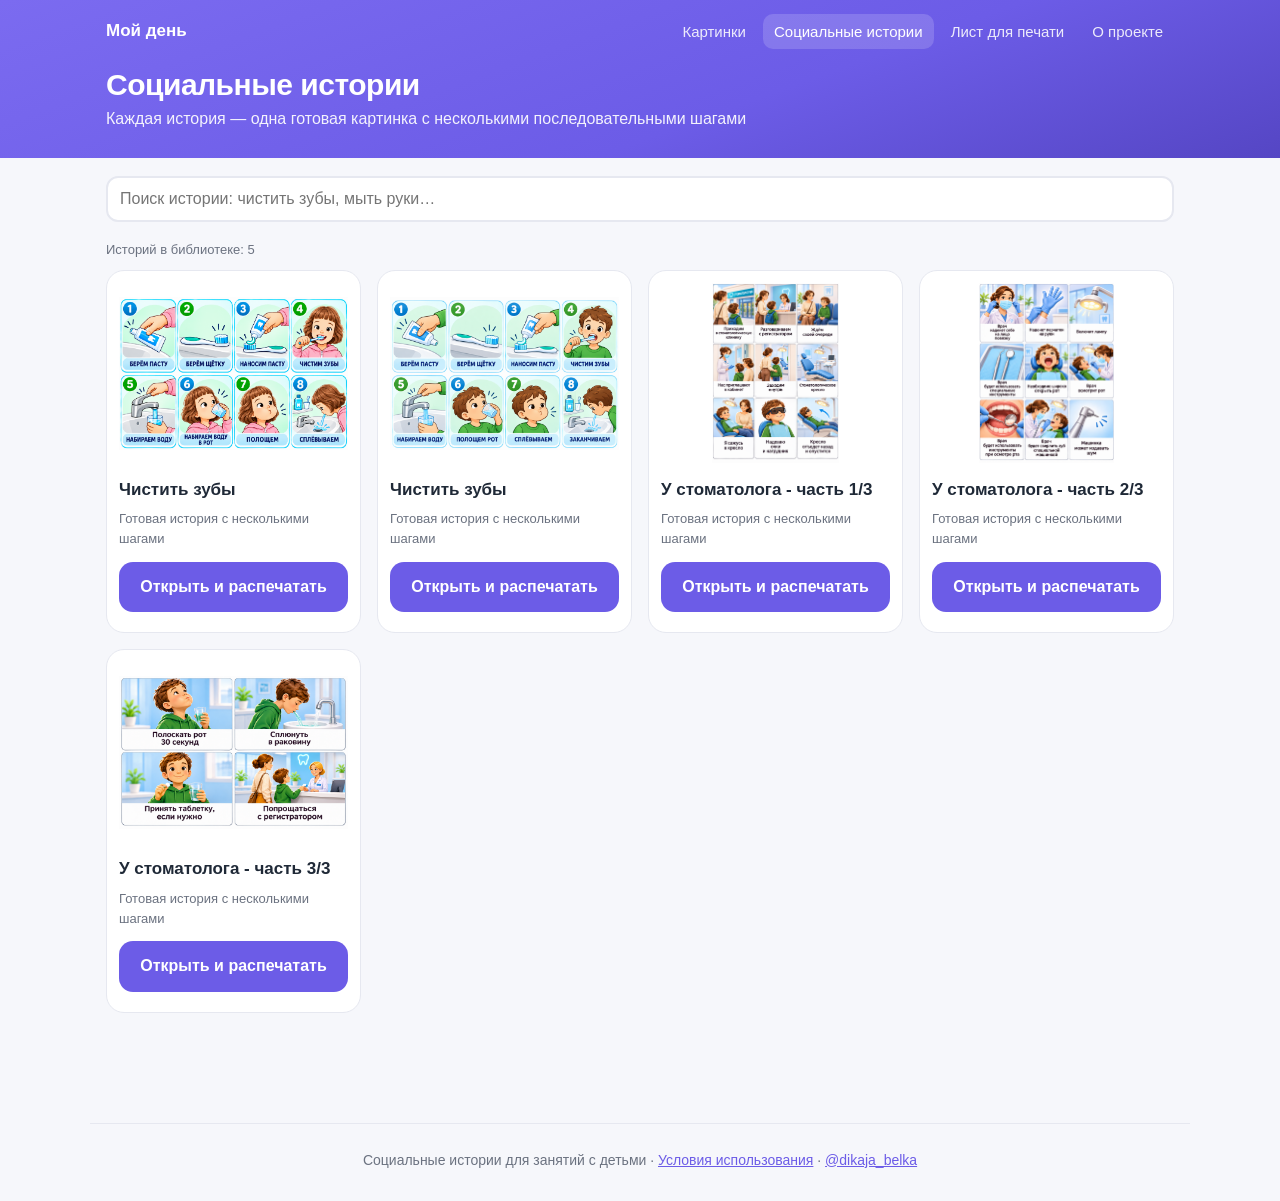
<file: stories.html>
<!DOCTYPE html>
<html lang="ru"><head><meta charset="utf-8"><meta name="viewport" content="width=device-width,initial-scale=1">
<title>Социальные истории — Мой день</title><meta name="theme-color" content="#6C5CE7"><link rel="stylesheet" href="style.css">
<style>
.stools{display:flex;gap:12px;flex-wrap:wrap;align-items:center;margin:18px 0}.stools input{flex:1;min-width:190px;padding:12px;border:2px solid var(--line);border-radius:12px;font-size:16px}
.story-grid{display:grid;grid-template-columns:repeat(auto-fill,minmax(220px,1fr));gap:16px}.story-card{background:white;padding:12px;border:1px solid var(--line);border-radius:18px;min-width:0}
.story-card img{width:100%;height:180px;object-fit:contain;background:#fff;border-radius:10px}.story-card h2{font-size:17px;margin:6px 0}.story-card p{font-size:13px;color:var(--soft);margin:0 0 12px}.story-card button{width:100%}
.preview{display:grid;grid-template-columns:minmax(0,1fr) minmax(260px,360px);gap:20px;align-items:start}.preview-image{background:#fff;border:1px solid var(--line);border-radius:18px;padding:16px;min-width:0;text-align:center}.preview-image img{max-height:68vh;max-width:100%;object-fit:contain}.settings{background:white;padding:18px;border-radius:18px;border:1px solid var(--line)}
.settings label{display:block;font-weight:650;margin:10px 0 5px}.settings select,.settings input{width:100%;padding:10px;border:1px solid #C9CDD8;border-radius:10px;font:inherit}.custom{display:grid;grid-template-columns:1fr 1fr;gap:9px}.settings .btn{margin-top:12px}.hint{font-size:13px;color:var(--soft);margin:10px 0}.linkback{display:inline-block;margin:12px 0 20px}.sheets-print{display:none}
@media(max-width:750px){.preview{grid-template-columns:1fr}.preview-image img{max-height:45vh}}
@page{size:A4 portrait;margin:0}
@media print{body>header,body>main,body>footer{display:none!important}body{margin:0;background:white}.sheets-print{display:block!important}.sheet{width:210mm;height:297mm;margin:0;page-break-after:always;break-after:page;display:flex;justify-content:center;align-items:center;overflow:hidden}.sheet:last-child{break-after:auto;page-break-after:auto}.printed{display:block;object-fit:contain;max-width:none;max-height:none}*{print-color-adjust:exact;-webkit-print-color-adjust:exact}}
</style></head><body>
<header class="top"><div class="in"><nav class="nav"><a class="logo" href="index.html"><span>Мой день</span></a><a class="l" href="index.html">Картинки</a><a class="l on" href="stories.html">Социальные истории</a><a class="l" href="print.html">Лист для печати</a><a class="l" href="about.html">О проекте</a></nav>
<h1>Социальные истории</h1><p>Каждая история — одна готовая картинка с несколькими последовательными шагами</p></div></header>
<main class="wrap"><section id="library"><div class="stools"><input id="search" type="search" placeholder="Поиск истории: чистить зубы, мыть руки…" aria-label="Поиск социальных историй"></div><p id="count" class="hint"></p><div class="story-grid" id="grid"></div><p id="empty" class="empty" hidden>Историй пока нет. Автор сможет добавить готовые картинки в библиотеку.</p></section>
<section id="detail" hidden><a class="linkback" href="stories.html" id="back">← Все истории</a><div class="preview"><div class="preview-image"><img id="big" alt=""></div><div class="settings"><h2 id="storytitle" style="margin:0"></h2><p class="hint">Печататься будет вся история целиком, без разрезания на отдельные шаги.</p>
<label for="size">Размер готовой картинки</label><select id="size"><option value="a4">A4 — 21 × 29,7 см</option><option value="a5">A5 — 14,8 × 21 см</option><option value="a6">A6 — 10,5 × 14,8 см</option><option value="10x15">10 × 15 см</option><option value="13x18">13 × 18 см</option><option value="custom">Свой размер (см)</option></select>
<label for="orientation">Расположение картинки</label><select id="orientation"><option value="auto">Автоматически (по форме картинки)</option><option value="portrait">Вертикально</option><option value="landscape">Горизонтально</option></select>
<div id="custom" hidden><div class="custom"><div><label for="width">Ширина, см</label><input id="width" type="number" min="1" max="29.7" step="0.1" value="15"></div><div><label for="height">Высота, см</label><input id="height" type="number" min="1" max="29.7" step="0.1" value="10"></div></div></div>
<p class="hint" id="sizeinfo"></p><button class="btn" id="print">Распечатать / сохранить PDF</button><a class="btn ghost" id="download" download>Скачать исходную картинку</a><p class="hint">При печати выберите A4, масштаб 100 %, поля «Нет» (если поддерживает принтер). Изображение впишется в выбранный размер без обрезки. Для точных размеров проверьте настройку масштаба в браузере.</p></div></div></section></main>
<footer>Социальные истории для занятий с детьми · <a href="about.html#rules">Условия использования</a> · <a href="https://t.me/dikaja_belka">@dikaja_belka</a></footer><div id="printroot" class="sheets-print"></div>
<script src="stories/catalog.js"></script><script>
'use strict';
const $=s=>document.getElementById(s), esc=s=>String(s??'').replace(/[&<>"']/g,c=>({'&':'&amp;','<':'&lt;','>':'&gt;','"':'&quot;',"'":'&#39;'}[c]));
let items=[],selected=null;const norm=s=>String(s||'').toLowerCase().replaceAll('ё','е');
function makeUrl(f){return 'stories/'+f.split('/').map(encodeURIComponent).join('/');}
function init(d){items=(d.items||[]).filter(i=>i.file&&i.id);$('count').textContent='Историй в библиотеке: '+items.length;show();}
function show(){const id=new URLSearchParams(location.search).get('id');selected=items.find(i=>i.id===id)||null;$('library').hidden=!!selected;$('detail').hidden=!selected;if(selected){$('big').src=makeUrl(selected.file);$('big').alt=selected.title;$('storytitle').textContent=selected.title;$('download').href=makeUrl(selected.file);$('download').download=selected.file.split('/').pop();refreshSize();return;}const q=norm($('search').value);const found=items.filter(i=>norm(i.title+' '+(i.tags||[]).join(' ')).includes(q));$('empty').hidden=found.length>0;$('empty').textContent=items.length?'По вашему запросу ничего не найдено.':'Историй пока нет. Автор добавит их через админку сайта.';$('grid').innerHTML=found.map(i=>`<article class="story-card"><img src="${esc(makeUrl(i.file))}" alt="${esc(i.title)}" loading="lazy"><h2>${esc(i.title)}</h2><p>Готовая история с несколькими шагами</p><button class="btn" data-id="${esc(i.id)}">Открыть и распечатать</button></article>`).join('');$('grid').querySelectorAll('button').forEach(b=>b.onclick=()=>{location.search='?id='+encodeURIComponent(b.dataset.id)});}
$('search').addEventListener('input',show);
const presets={a4:[21,29.7],a5:[14.8,21],a6:[10.5,14.8],'10x15':[10,15],'13x18':[13,18]};
function dimensions(){let size=$('size').value,w,h;if(size==='custom'){w=Number($('width').value);h=Number($('height').value);}else [w,h]=presets[size];let landscape=$('orientation').value==='landscape'||($('orientation').value==='auto'&&$('big').naturalWidth>$('big').naturalHeight);if(size!=='custom'){if(landscape)[w,h]=[h,w];}return [w,h];}
function refreshSize(){const custom=$('size').value==='custom';$('custom').hidden=!custom;let [w,h]=dimensions();$('sizeinfo').textContent=`Размер области: ${w||'—'} × ${h||'—'} см. Пропорции самой картинки сохраняются.`;}
['size','orientation','width','height'].forEach(id=>$(id).addEventListener(id==='width'||id==='height'?'input':'change',refreshSize));$('big').addEventListener('load',refreshSize);
$('print').onclick=()=>{if(!selected)return;let [w,h]=dimensions();if(!Number.isFinite(w)||!Number.isFinite(h)||w<1||h<1||w>29.7||h>29.7){alert('Введите размер от 1 до 29,7 см.');return;}let landscape=w>21||h>29.7; if(landscape&&(w>29.7||h>21)){alert('Этот размер не помещается на лист A4. Уменьшите его.');return;} if(!landscape&&(w>21||h>29.7)){alert('Этот размер не помещается на лист A4. Уменьшите его.');return;}document.getElementById('pageStyle')?.remove();const style=document.createElement('style');style.id='pageStyle';style.textContent=`@page{size:A4 ${landscape?'landscape':'portrait'};margin:0}@media print{.sheet{width:${landscape?'297':'210'}mm;height:${landscape?'210':'297'}mm}}`;document.head.appendChild(style);$('printroot').innerHTML='';const sheet=document.createElement('div');sheet.className='sheet';const im=document.createElement('img');im.className='printed';im.src=makeUrl(selected.file);im.alt=selected.title;im.style.width=w+'cm';im.style.height=h+'cm';sheet.appendChild(im);$('printroot').appendChild(sheet);const go=()=>window.print();if(im.complete)go();else{im.onload=go;im.onerror=()=>alert('Не удалось загрузить изображение для печати.');}};
if(window.STORY_CATALOG)init(window.STORY_CATALOG);else fetch('stories/catalog.json').then(r=>{if(!r.ok)throw Error();return r.json()}).then(init).catch(()=>{$('count').textContent='Не удалось загрузить каталог социальных историй.';});
</script></body></html>
</file>
<file: style.css>
:root{
  --purple:#6C5CE7; --purple-d:#5546C4; --lav:#F1EEFE; --bg:#F6F7FB;
  --text:#1F2937; --soft:#6B7280; --line:#E6E8F0; --ok:#10B981;
}
*{box-sizing:border-box}
html{-webkit-text-size-adjust:100%}
body{margin:0;background:var(--bg);color:var(--text);
  font:16px/1.55 -apple-system,BlinkMacSystemFont,"Segoe UI",Roboto,Arial,sans-serif}
a{color:var(--purple)}
button{font:inherit;color:inherit}
:focus-visible{outline:3px solid #A29BFE;outline-offset:2px}

/* ---------- шапка ---------- */
.top{background:linear-gradient(160deg,#7B6BF0,#6C5CE7 60%,#5546C4);color:#fff}
.top .in{max-width:1100px;margin:0 auto;padding:14px 16px 26px}
.nav{display:flex;align-items:center;gap:6px;flex-wrap:wrap;margin-bottom:18px}
.logo{display:flex;align-items:center;gap:9px;font-weight:700;color:#fff;
  text-decoration:none;margin-right:auto;font-size:17px}
.logo svg{width:30px;height:30px;flex:none}
.nav a.l{color:#fff;text-decoration:none;opacity:.88;padding:6px 11px;border-radius:10px;font-size:15px}
.nav a.l:hover,.nav a.l.on{opacity:1;background:rgba(255,255,255,.16)}
.top h1{margin:0 0 4px;font-size:30px;letter-spacing:-.5px;line-height:1.2}
.top p{margin:0;opacity:.92}
.stat{display:inline-flex;gap:14px;flex-wrap:wrap;margin-top:12px;font-size:14px;
  background:rgba(255,255,255,.14);padding:6px 14px;border-radius:12px}
.stat:empty{display:none}

.wrap{max-width:1100px;margin:0 auto;padding:0 16px 110px}

/* ---------- поиск и категории ---------- */
.tools{position:sticky;top:0;z-index:5;background:var(--bg);padding:14px 0 10px;
  border-bottom:1px solid var(--line)}
.sbox{position:relative}
.sbox svg{position:absolute;left:15px;top:50%;transform:translateY(-50%);width:20px;height:20px;
  color:var(--soft);pointer-events:none}
input[type=search]{width:100%;padding:13px 16px 13px 44px;font-size:17px;-webkit-appearance:none;
  border:2px solid var(--line);border-radius:16px;outline:none;background:#fff;color:var(--text)}
input[type=search]:focus{border-color:var(--purple)}
.cats{display:flex;gap:8px;margin-top:10px;overflow-x:auto;scrollbar-width:none;
  -webkit-overflow-scrolling:touch;padding-bottom:2px}
.cats::-webkit-scrollbar{display:none}
.cat{flex:none;padding:7px 15px;border-radius:14px;background:#fff;border:2px solid var(--line);
  cursor:pointer;font-weight:600;font-size:14px;user-select:none;white-space:nowrap}
.cat:first-letter{text-transform:uppercase}
.cat.on{background:var(--purple);border-color:var(--purple);color:#fff}
.cat small{opacity:.6;font-weight:500;margin-left:4px}
@media (min-width:760px){.cats{flex-wrap:wrap;overflow:visible}}
.count{color:var(--soft);font-size:14px;margin:12px 0 10px;min-height:22px}

/* ---------- сетка ---------- */
.grid{display:grid;gap:12px;grid-template-columns:repeat(auto-fill,minmax(140px,1fr))}
.card{position:relative;background:#fff;border-radius:18px;padding:12px 10px 10px;text-align:center;
  border:2px solid var(--line);transition:transform .15s,box-shadow .15s;cursor:pointer}
.card:hover{transform:translateY(-3px);box-shadow:0 8px 20px rgba(31,41,55,.10)}
.card.sel{border-color:var(--purple);background:#FBFAFF}
.card img{width:100%;height:100px;object-fit:contain;display:block}
.card .t{margin-top:8px;font-size:14px;font-weight:600;line-height:1.3;
  overflow:hidden;text-overflow:ellipsis;white-space:nowrap}
.card .c{font-size:12px;color:var(--soft)}
.pick{position:absolute;top:6px;right:6px;width:34px;height:34px;border-radius:50%;
  border:2px solid var(--line);background:#fff;display:grid;place-items:center;cursor:pointer;
  padding:0;color:var(--soft);font-size:20px;line-height:1}
.pick:hover{border-color:var(--purple);color:var(--purple)}
.card.sel .pick{background:var(--purple);border-color:var(--purple);color:#fff}
.pick svg{width:18px;height:18px}
@media (max-width:480px){
  .grid{gap:8px;grid-template-columns:repeat(3,1fr)}
  .card{padding:8px 6px 6px;border-radius:14px}
  .card img{height:78px}
  .card .t{font-size:13px;margin-top:4px}
  .card .c{display:none}
  .pick{width:30px;height:30px;top:3px;right:3px}
  .top h1{font-size:24px}
  .top .in{padding-bottom:20px}
  .nav{margin-bottom:12px}
}
@media (max-width:340px){.grid{grid-template-columns:repeat(2,1fr)}}

.more{height:1px}
.empty{text-align:center;color:var(--soft);padding:50px 20px}
.empty b{color:var(--text)}

/* ---------- панель выбора ---------- */
.bar{position:fixed;left:50%;bottom:14px;transform:translate(-50%,140%);z-index:20;
  width:min(560px,calc(100% - 20px));background:#1F2937;color:#fff;border-radius:18px;
  padding:10px 10px 10px 18px;display:flex;align-items:center;gap:10px;
  box-shadow:0 14px 40px rgba(0,0,0,.3);transition:transform .25s}
.bar.show{transform:translate(-50%,0)}
.bar .n{margin-right:auto;font-size:15px;white-space:nowrap}
@media (max-width:400px){.bar{padding-left:14px;gap:4px}.bar button,.bar a{padding:10px}}
.bar .n b{font-size:18px}
.bar button,.bar a{border:0;border-radius:12px;padding:10px 14px;font-weight:600;cursor:pointer;
  text-decoration:none;font-size:15px;white-space:nowrap}
.bar .x{background:transparent;color:#C7CBD6}
.bar .go{background:var(--purple);color:#fff}

/* ---------- кнопки, окно ---------- */
.btn{display:block;width:100%;padding:13px;border-radius:14px;background:var(--purple);
  color:#fff;border:0;font-size:16px;font-weight:600;cursor:pointer;text-align:center;
  text-decoration:none;margin-bottom:8px}
.btn:hover{background:var(--purple-d)}
.btn.ghost{background:var(--lav);color:var(--purple)}
.btn.ghost:hover{background:#E4DEFD}
dialog{border:0;border-radius:22px;padding:0;max-width:420px;width:calc(100% - 24px);
  box-shadow:0 20px 60px rgba(0,0,0,.25);color:var(--text)}
dialog::backdrop{background:rgba(31,41,55,.55)}
.dlg{padding:22px}
.dlg img{width:200px;height:200px;max-width:100%;object-fit:contain;display:block;margin:0 auto 14px;
  background:repeating-conic-gradient(#F3F4F8 0 25%,#fff 0 50%) 0 0/16px 16px;border-radius:14px}
.dlg h3{margin:0 0 2px;text-align:center;font-size:22px}
.dlg .sub{text-align:center;color:var(--soft);font-size:14px;margin-bottom:10px}
.tags{display:flex;flex-wrap:wrap;gap:6px;justify-content:center;margin-bottom:16px}
.tags span{background:var(--bg);border:1px solid var(--line);border-radius:10px;padding:2px 10px;
  font-size:13px;cursor:pointer}
.tags span:hover{border-color:var(--purple);color:var(--purple)}

/* ---------- подвал и текстовые страницы ---------- */
footer{text-align:center;color:var(--soft);font-size:14px;padding:26px 16px 30px;
  border-top:1px solid var(--line);max-width:1100px;margin:0 auto}
.page{max-width:760px;margin:0 auto;padding:26px 16px 60px}
.page h2{font-size:22px;margin:30px 0 8px}
.page .box{background:#fff;border:1px solid var(--line);border-radius:18px;padding:18px 20px;margin:12px 0}
.page ul{padding-left:22px;margin:6px 0}
.page li{margin:4px 0}
.page code{background:var(--lav);padding:2px 6px;border-radius:6px;font-size:14px;word-break:break-all}
.yes li::marker{content:"✓  ";color:var(--ok);font-weight:700}
.no li::marker{content:"✕  ";color:#E74C3C;font-weight:700}

/* ---------- компактная шапка на телефоне ---------- */
.stat span+span:before{content:"·";margin-right:14px;opacity:.7}
@media (max-width:480px){
  .nav{flex-wrap:nowrap;gap:2px}
  .nav a.l{padding:6px 8px;font-size:14px;white-space:nowrap}
  .top p{font-size:14px}
  .stat{margin-top:8px;font-size:13px;padding:4px 12px}
}
@media (max-width:400px){ .logo span{display:none} }

/* ---------- фильтры: кто на картинке, стиль ---------- */
.filt{display:flex;gap:6px;margin-top:10px;overflow-x:auto;scrollbar-width:none;align-items:center}
.filt::-webkit-scrollbar{display:none}
.fb{flex:none;padding:6px 12px;border-radius:12px;border:0;background:#E9E7F8;color:#4B4396;
  font-weight:600;font-size:14px;cursor:pointer;white-space:nowrap}
.fb.on{background:#1F2937;color:#fff}
.filt .sep{flex:none;width:1px;height:22px;background:var(--line);margin:0 4px}
.nv{position:absolute;left:8px;top:8px;min-width:24px;height:24px;border-radius:12px;padding:0 7px;
  background:var(--lav);color:var(--purple);font-size:12px;font-weight:700;display:grid;place-items:center}
.nv:before{content:"×";margin-right:1px;opacity:.6}
@media (max-width:480px){.nv{left:4px;top:4px;height:20px;min-width:20px;font-size:11px;padding:0 5px}}

/* ---------- окно: варианты ---------- */
.dlg{position:relative}
.dx{position:absolute;right:12px;top:12px;width:36px;height:36px;border-radius:50%;border:0;
  background:var(--bg);cursor:pointer;font-size:16px;color:var(--soft)}
.dx:hover{background:var(--lav);color:var(--purple)}
.vars{display:flex;gap:8px;justify-content:center;flex-wrap:wrap;margin-bottom:14px}
.vars:empty{display:none}
.vars button{width:74px;padding:5px 4px 4px;border-radius:12px;border:2px solid var(--line);background:#fff;
  cursor:pointer;position:relative}
.vars button img{width:100%;height:46px;object-fit:contain;margin:0;background:none;display:block}
.vars button span{display:block;font-size:11px;color:var(--soft);white-space:nowrap;overflow:hidden;text-overflow:ellipsis}
.vars button.on{border-color:var(--purple)}
.vars button.in:after{content:"✓";position:absolute;top:-7px;right:-7px;width:20px;height:20px;border-radius:50%;
  background:var(--purple);color:#fff;font-size:12px;line-height:20px}
.two{display:flex;gap:8px}
.two .btn{flex:1}
.two .btn + .btn{background:var(--lav);color:var(--purple)}
.note{font-size:13px;color:var(--soft);text-align:center;margin-top:4px}
@media (max-width:480px){ .dlg{padding:18px 16px} .dlg img{width:170px;height:170px} }
.nv{display:inline-flex;align-items:center;justify-content:center;white-space:nowrap}
@media (max-width:480px){ .stat{gap:4px 10px} .stat span+span:before{display:none} }
.vars button span{white-space:normal;line-height:1.2;min-height:2.4em;display:flex;align-items:center;justify-content:center}
.two .btn[hidden]{display:none}
.two .btn:only-child,.two .btn:first-child:nth-last-child(2):has(+ [hidden]){flex:1}
</file>
